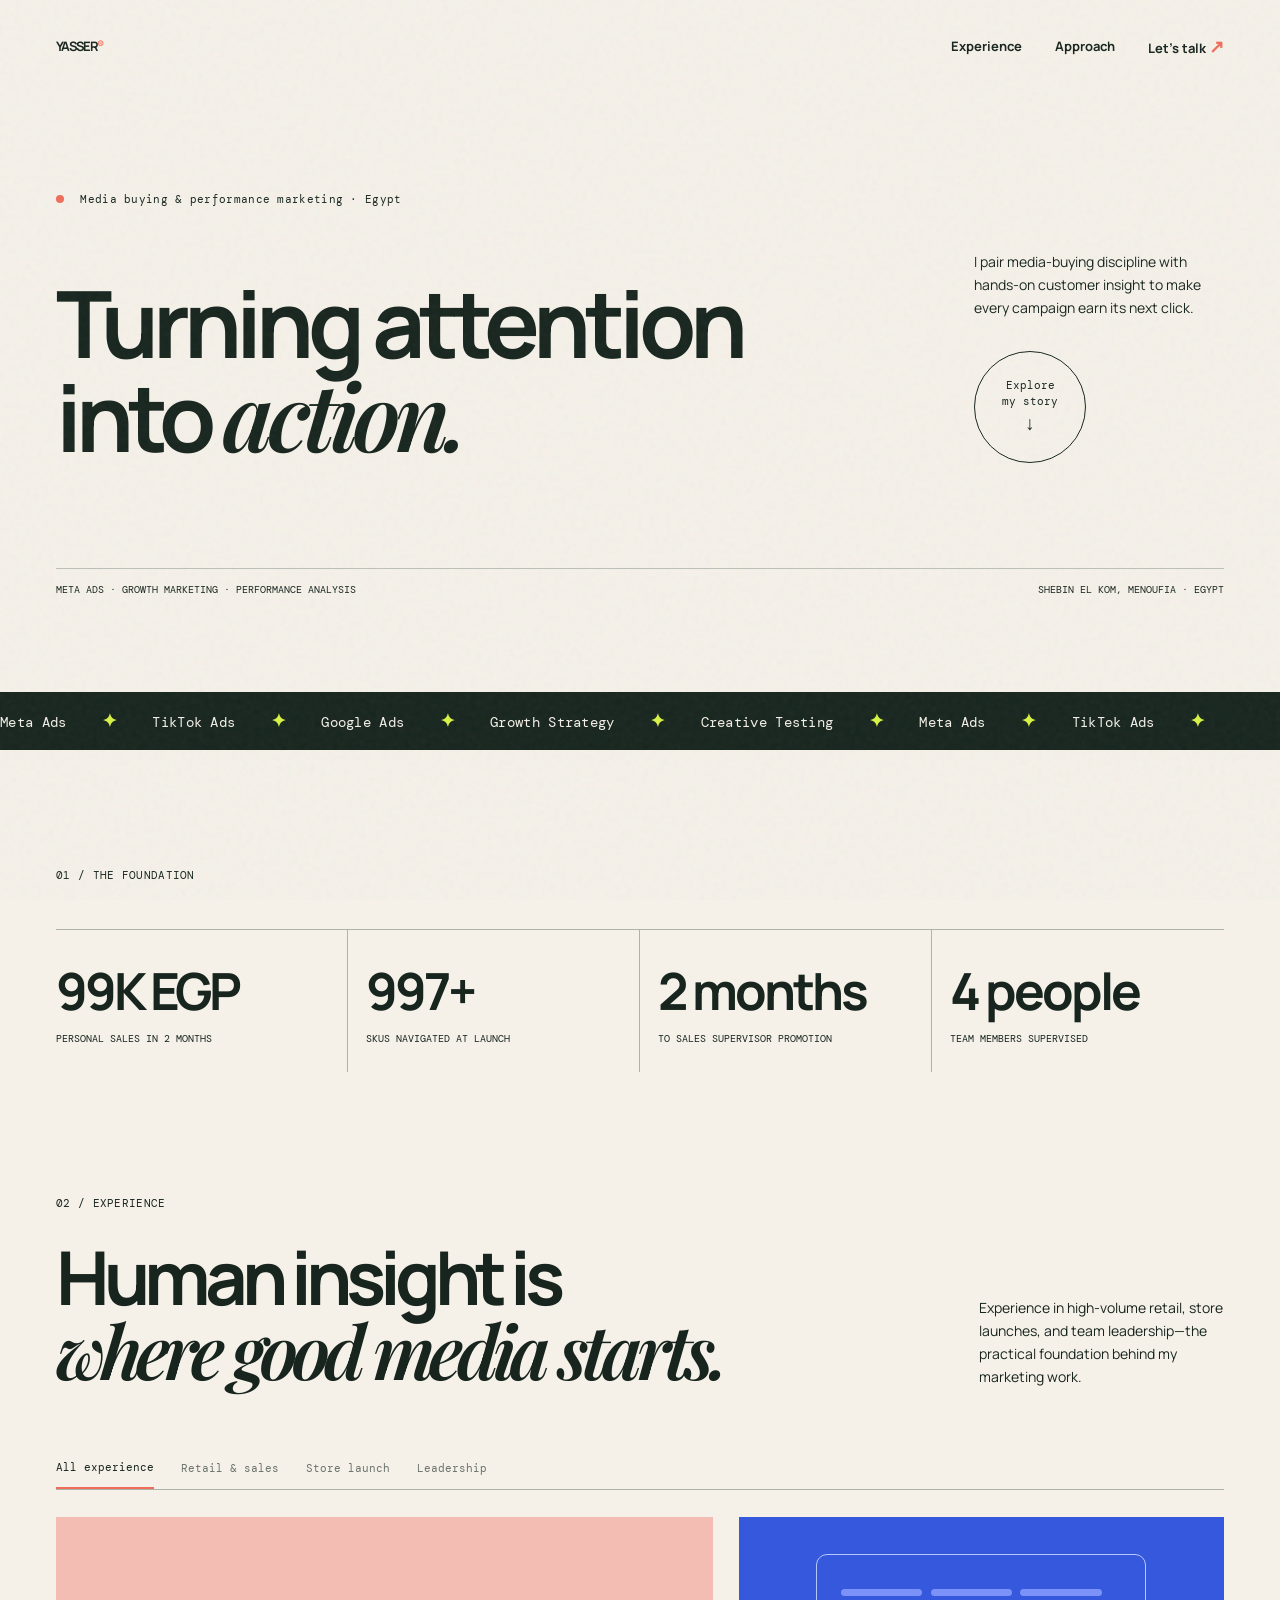
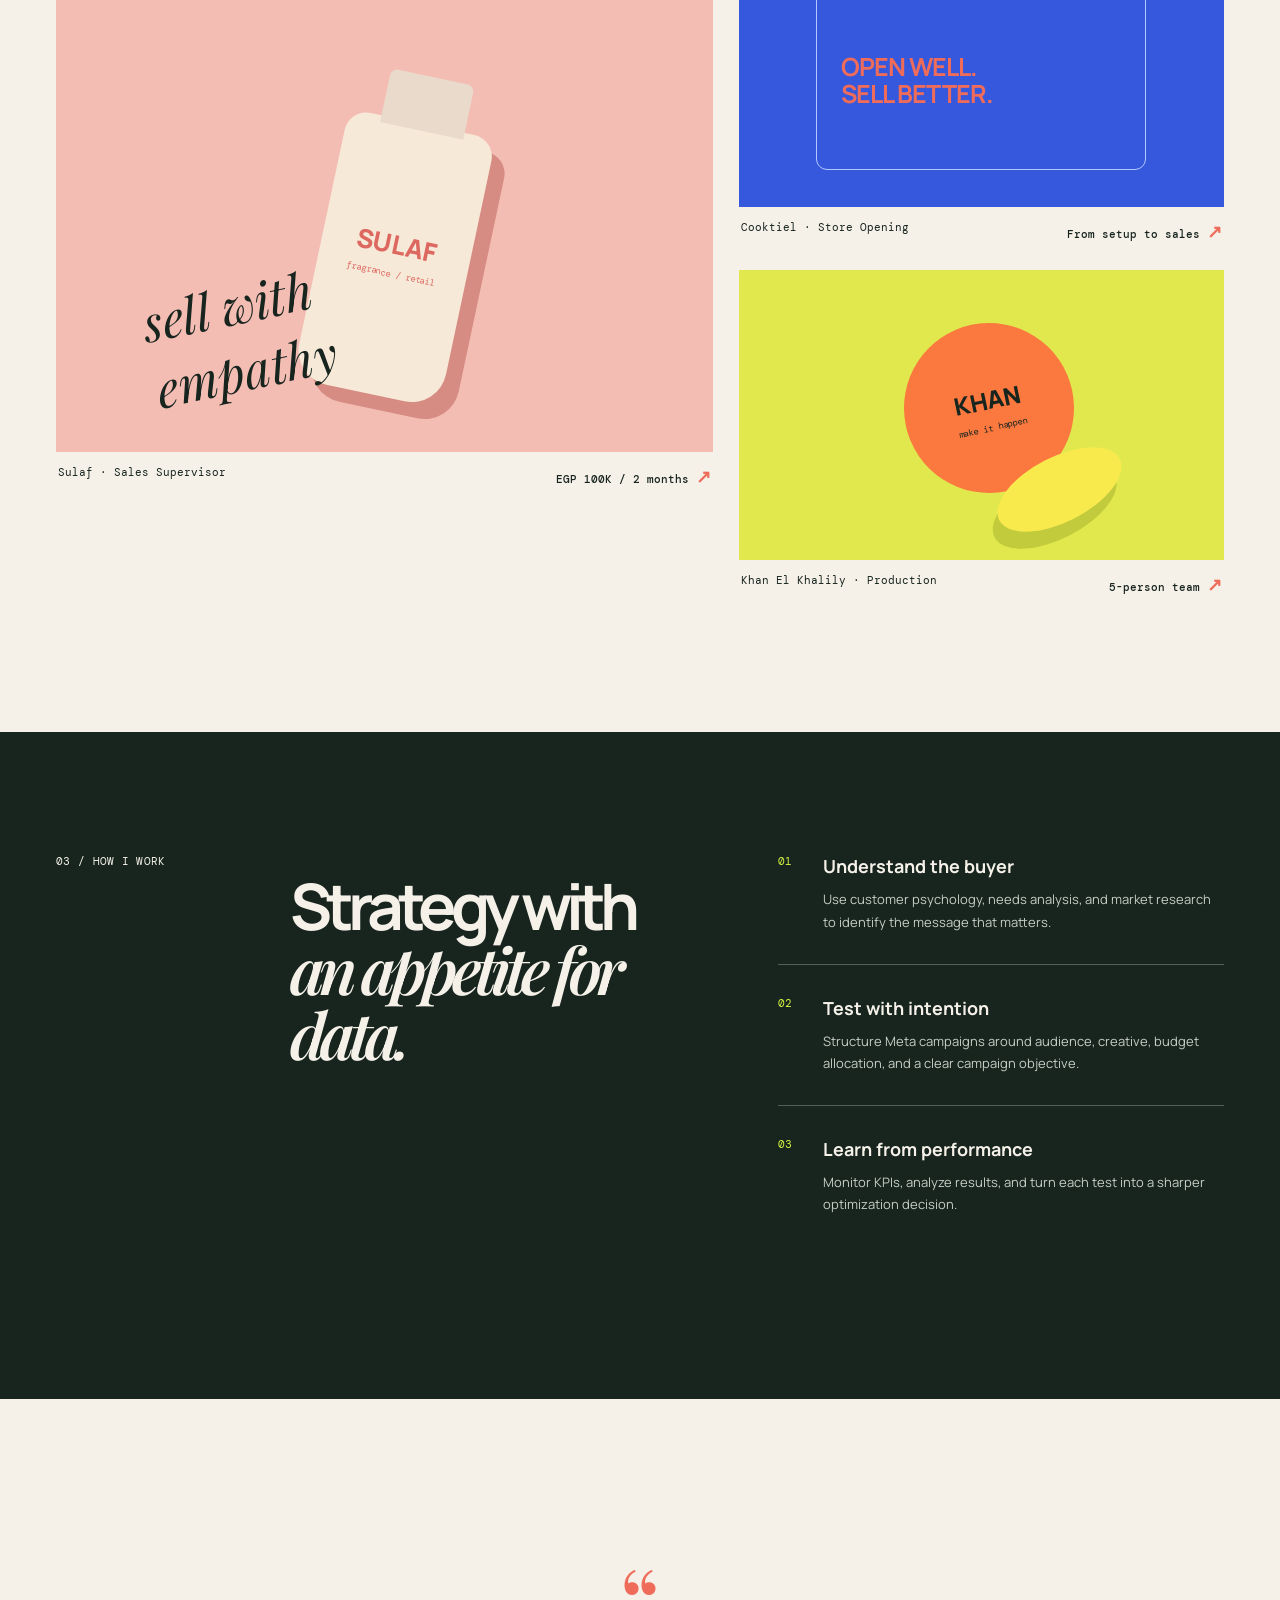
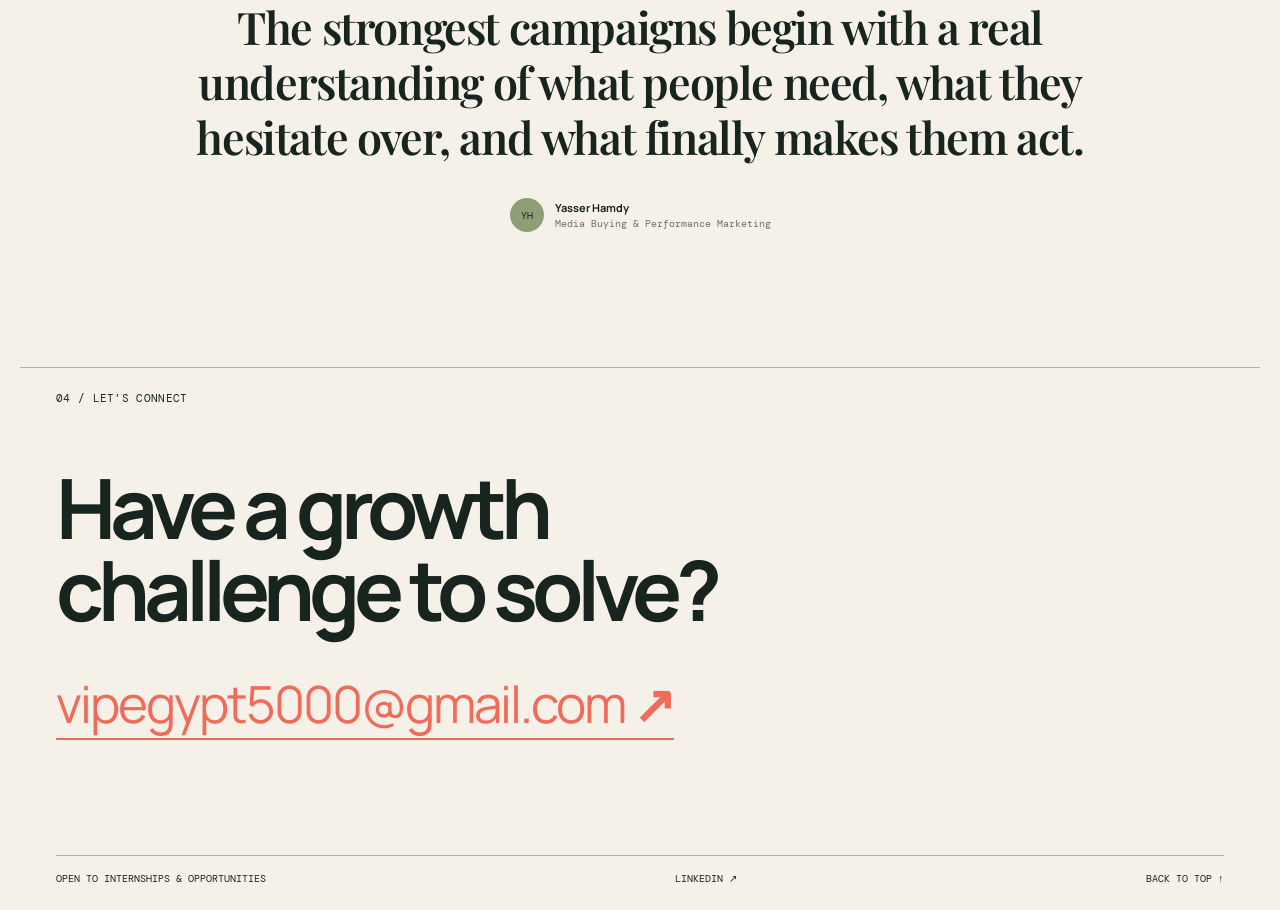
<file: index.html>
<!doctype html>
<html lang="en">
  <head>
    <meta charset="UTF-8" />
    <meta name="viewport" content="width=device-width, initial-scale=1.0" />
    <meta name="description" content="Portfolio of Yasser Hamdy, media buyer and performance marketing specialist." />
    <title>Yasser Hamdy — Media Buyer</title>
    <link rel="icon" type="image/svg+xml" href="favicon.svg" />
    <link rel="apple-touch-icon" href="favicon.svg" />
    <link rel="preconnect" href="https://fonts.googleapis.com" />
    <link rel="preconnect" href="https://fonts.gstatic.com" crossorigin />
    <link href="https://fonts.googleapis.com/css2?family=DM+Mono:wght@400;500&family=Manrope:wght@400;500;600;700;800&family=Playfair+Display:ital,wght@0,600;0,700;1,600&display=swap" rel="stylesheet" />
    <link rel="stylesheet" href="styles.css" />
  </head>
  <body>
    <div class="grain"></div>
    <header class="nav wrap">
      <a class="brand" href="#top">YASSER<span>®</span></a>
      <button class="menu-btn" aria-label="Open navigation" aria-expanded="false"><i></i><i></i></button>
      <nav>
        <a href="#work">Experience</a><a href="#about">Approach</a><a href="#contact">Let’s talk <b>↗</b></a>
      </nav>
    </header>

    <main id="top">
      <section class="hero wrap">
        <div class="eyebrow"><span></span> Media buying & performance marketing · Egypt</div>
        <div class="hero-copy">
          <h1>Turning attention<br />into <em>action.</em></h1>
          <div class="hero-side"><p>I pair media-buying discipline with hands-on customer insight to make every campaign earn its next click.</p><a class="circle-link" href="#work">Explore<br />my story <b>↓</b></a></div>
        </div>
        <div class="hero-bottom"><span>Meta Ads · Growth Marketing · Performance Analysis</span><span>Shebin El Kom, Menoufia · Egypt</span></div>
      </section>

      <section class="ticker" aria-label="services"><div>Meta Ads <b>✦</b> TikTok Ads <b>✦</b> Google Ads <b>✦</b> Growth Strategy <b>✦</b> Creative Testing <b>✦</b> Meta Ads <b>✦</b> TikTok Ads <b>✦</b></div></section>

      <section class="proof wrap">
        <div class="section-label">01 / THE FOUNDATION</div>
        <div class="metrics">
          <article><strong data-count="100" data-suffix="K EGP">0</strong><span>Personal sales in 2 months</span></article>
          <article><strong data-count="1000" data-suffix="+">0</strong><span>SKUs navigated at launch</span></article>
          <article><strong data-count="3" data-suffix=" months">0</strong><span>To sales supervisor promotion</span></article>
          <article><strong data-count="5" data-suffix=" people">0</strong><span>Team members supervised</span></article>
        </div>
      </section>

      <section class="work wrap" id="work">
        <div class="work-head"><div><div class="section-label">02 / EXPERIENCE</div><h2>Human insight is<br /><em>where good media starts.</em></h2></div><p>Experience in high-volume retail, store launches, and team leadership—the practical foundation behind my marketing work.</p></div>
        <div class="filters" role="tablist"><button class="active" data-filter="all">All experience</button><button data-filter="retail">Retail & sales</button><button data-filter="launch">Store launch</button><button data-filter="leadership">Leadership</button></div>
        <div class="projects">
          <article class="project blush" data-category="retail" data-title="Sulaf" data-result="EGP 100K in personal sales" data-description="Joined a high-volume fragrance retailer during its launch, mastered a portfolio of 1,000+ SKUs, and generated approximately EGP 100,000 in personal sales during the first two months."><div class="project-visual onda"><div class="bottle">SULAF<small>fragrance / retail</small></div><span class="scribble">sell with<br />empathy</span></div><div class="project-meta"><span>Sulaf · Sales Supervisor</span><strong>EGP 100K / 2 months <b>↗</b></strong></div></article>
          <article class="project cobalt" data-category="launch" data-title="Cooktiel" data-result="Store opening & sales" data-description="Contributed to the store opening from setup and product arrangement through inventory preparation and system implementation—while learning to adapt sales approaches to customer motivations."><div class="project-visual flow"><div class="flow-card"><i></i><i></i><i></i><b>OPEN WELL.<br />SELL BETTER.</b></div></div><div class="project-meta"><span>Cooktiel · Store Opening</span><strong>From setup to sales <b>↗</b></strong></div></article>
          <article class="project lemon" data-category="leadership" data-title="Khan El Khalily" data-result="Production Line Supervisor" data-description="Promoted from laser production line operator to supervisor, coordinating a five-person team and helping deliver approximately 100,000 sheets across product types in three months."><div class="project-visual sunday"><div class="sun">KHAN<small>make it happen</small></div><div class="lemon-shape"></div></div><div class="project-meta"><span>Khan El Khalily · Production</span><strong>5-person team <b>↗</b></strong></div></article>
        </div>
      </section>

      <section class="approach" id="about"><div class="wrap approach-grid"><div class="section-label">03 / HOW I WORK</div><h2>Strategy with<br /><em>an appetite for data.</em></h2><div class="steps"><article><span>01</span><div><h3>Understand the buyer</h3><p>Use customer psychology, needs analysis, and market research to identify the message that matters.</p></div></article><article><span>02</span><div><h3>Test with intention</h3><p>Structure Meta campaigns around audience, creative, budget allocation, and a clear campaign objective.</p></div></article><article><span>03</span><div><h3>Learn from performance</h3><p>Monitor KPIs, analyze results, and turn each test into a sharper optimization decision.</p></div></article></div></div></section>

      <section class="testimonial wrap"><div class="quote-mark">“</div><blockquote>The strongest campaigns begin with a real understanding of what people need, what they hesitate over, and what finally makes them act.</blockquote><div class="person"><div class="avatar">YH</div><span><b>Yasser Hamdy</b><small>Media Buying & Performance Marketing</small></span></div></section>

      <section class="contact wrap" id="contact"><div class="section-label">04 / LET’S CONNECT</div><h2>Have a growth<br />challenge to solve?</h2><a href="mailto:vipegypt5000@gmail.com" class="email">vipegypt5000@gmail.com <b>↗</b></a><div class="contact-footer"><span>Open to internships & opportunities</span><a href="https://www.linkedin.com/in/yasser-hamdy-335406344" target="_blank" rel="noreferrer">LinkedIn ↗</a><a href="#top">Back to top ↑</a></div></section>
    </main>
    <dialog id="caseModal"><button class="close" aria-label="Close">×</button><div class="modal-kicker">CASE STUDY / SNAPSHOT</div><h2></h2><strong></strong><p></p><div class="modal-tags"><span>Media strategy</span><span>Creative testing</span><span>Performance</span></div></dialog>
    <script src="script.js"></script>
  </body>
</html>
</file>
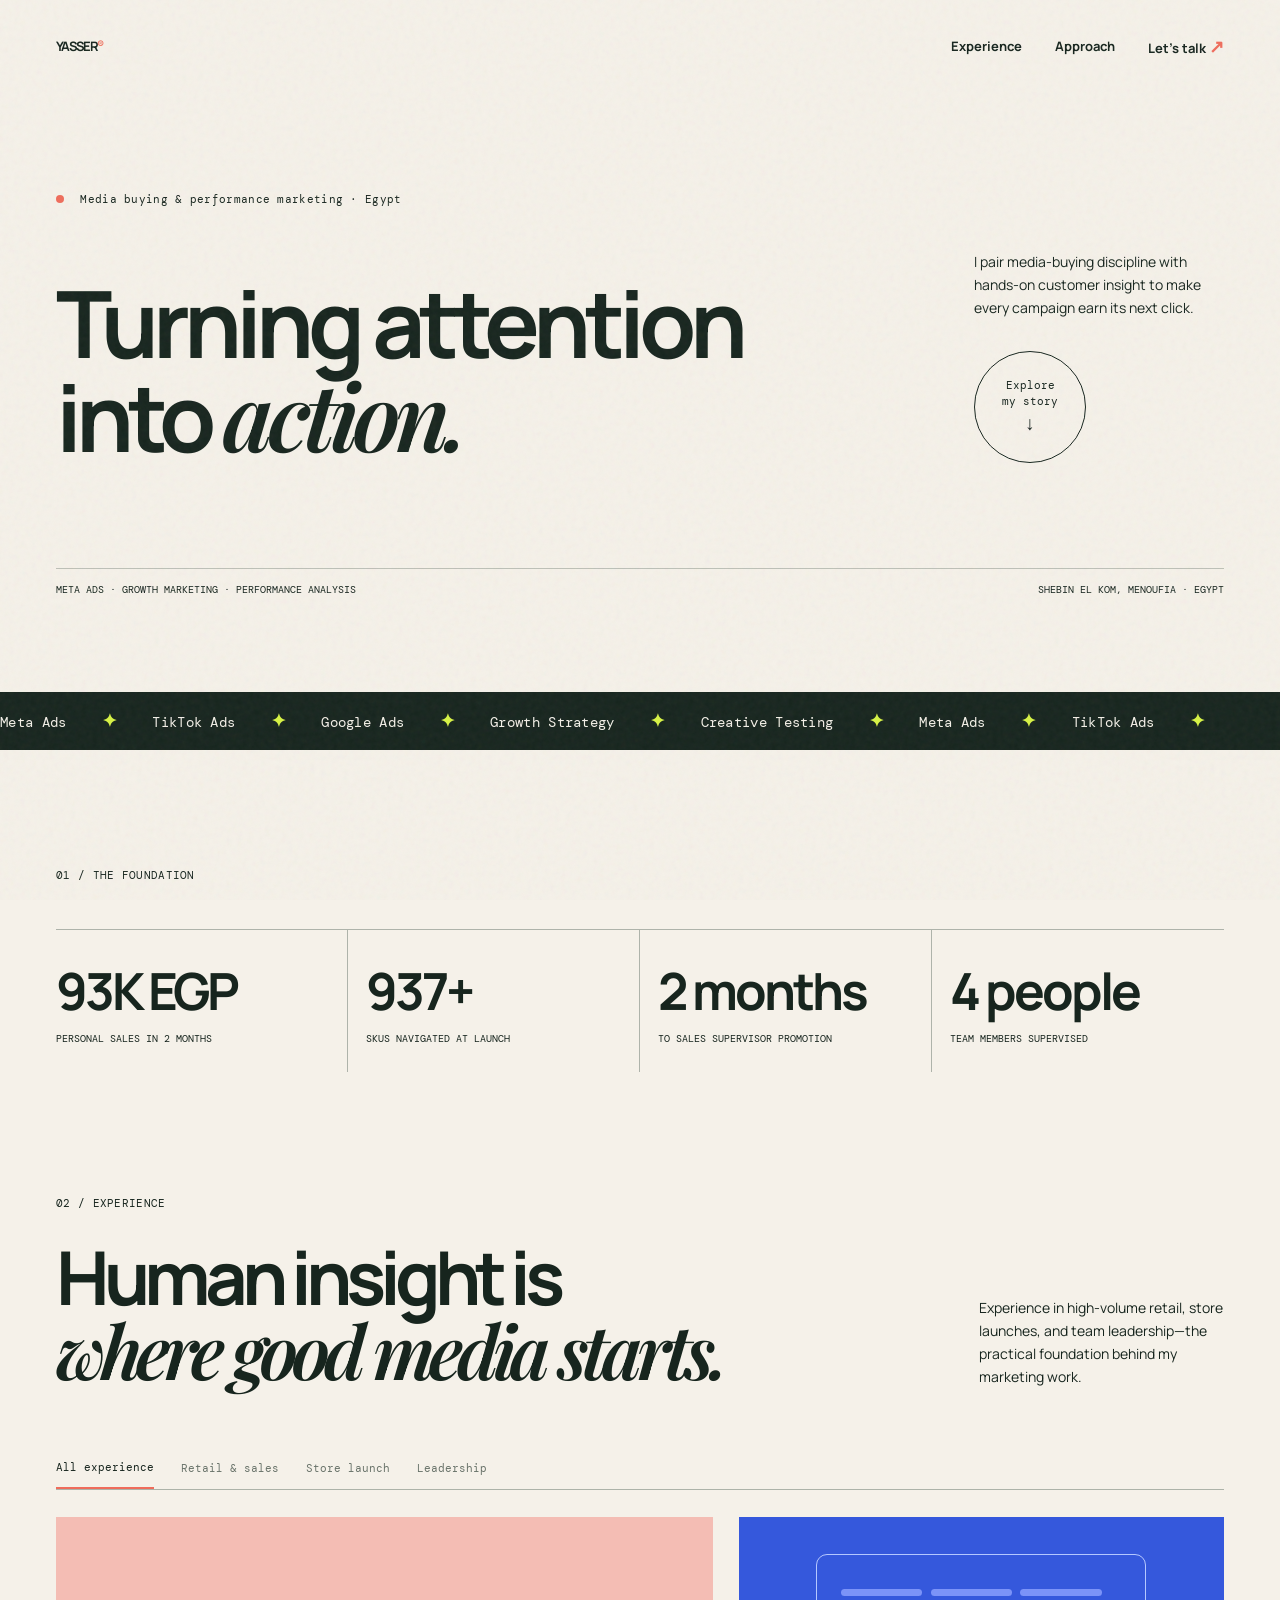
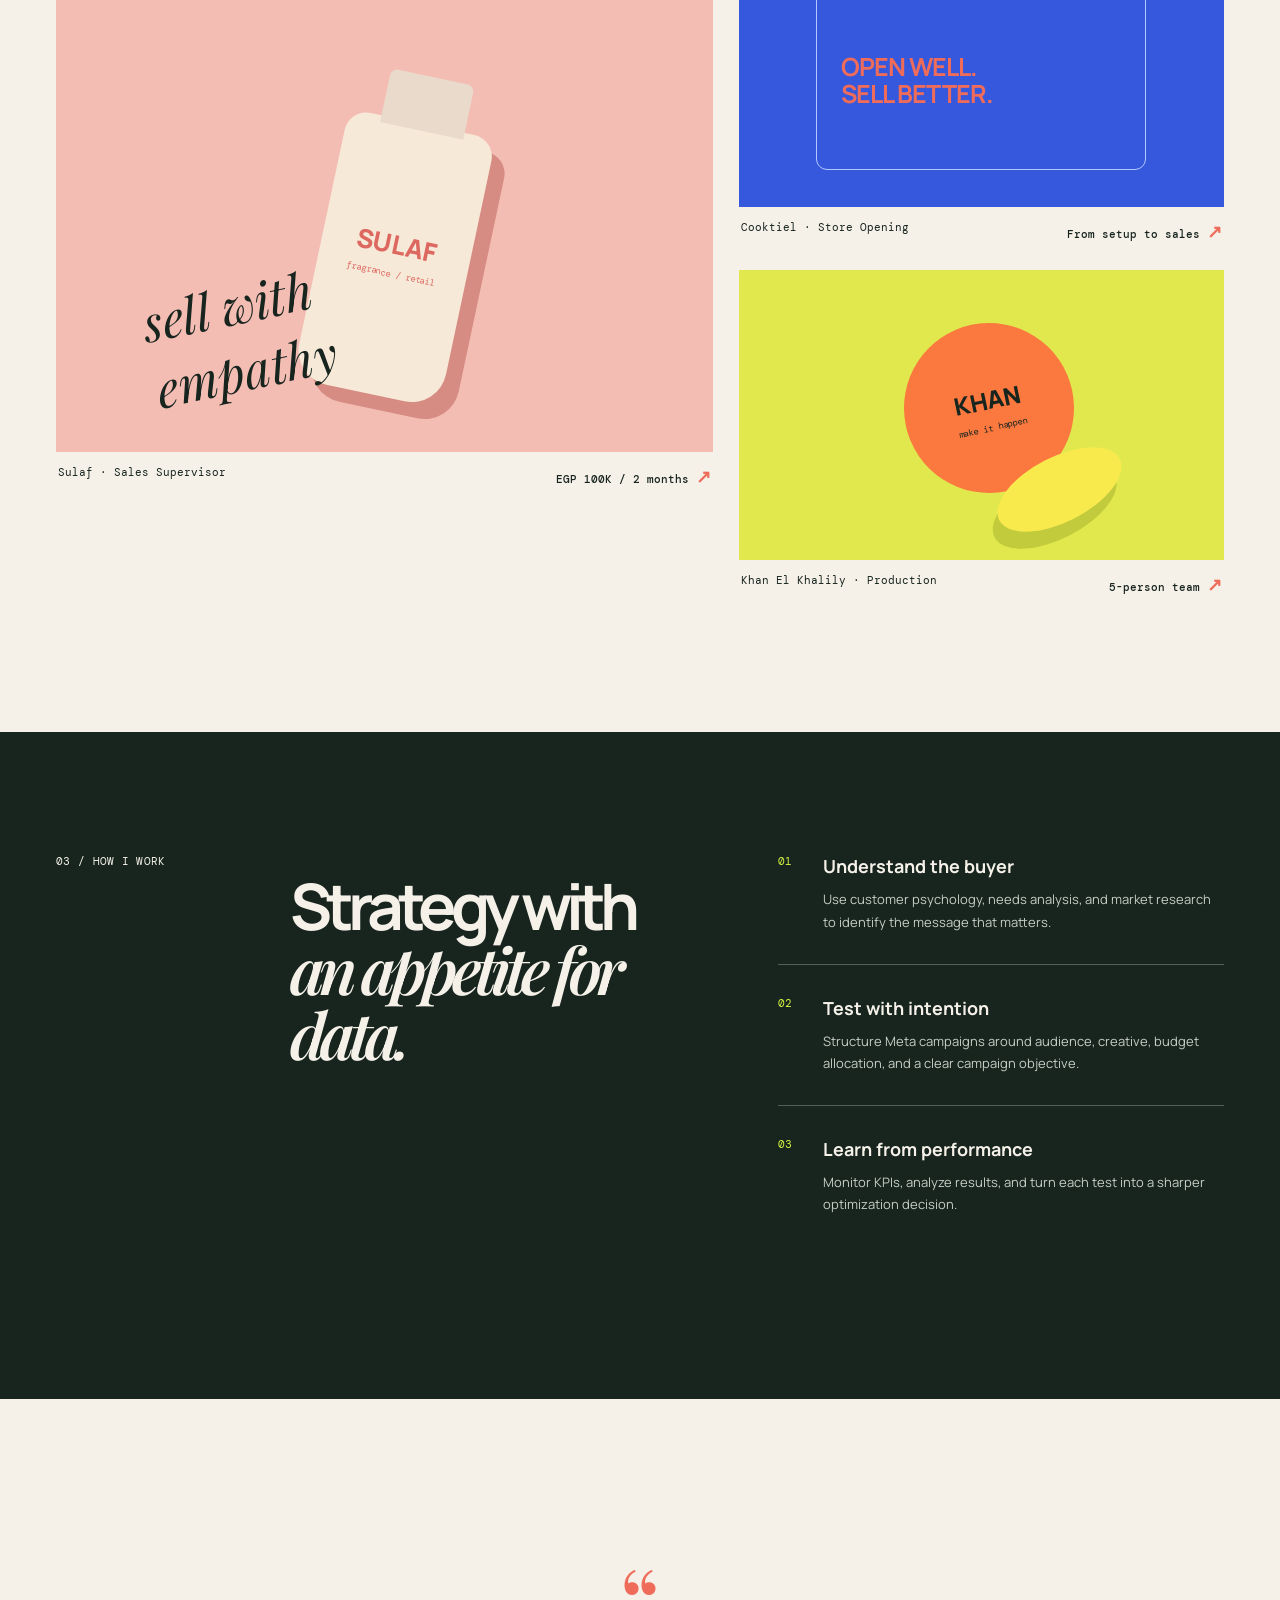
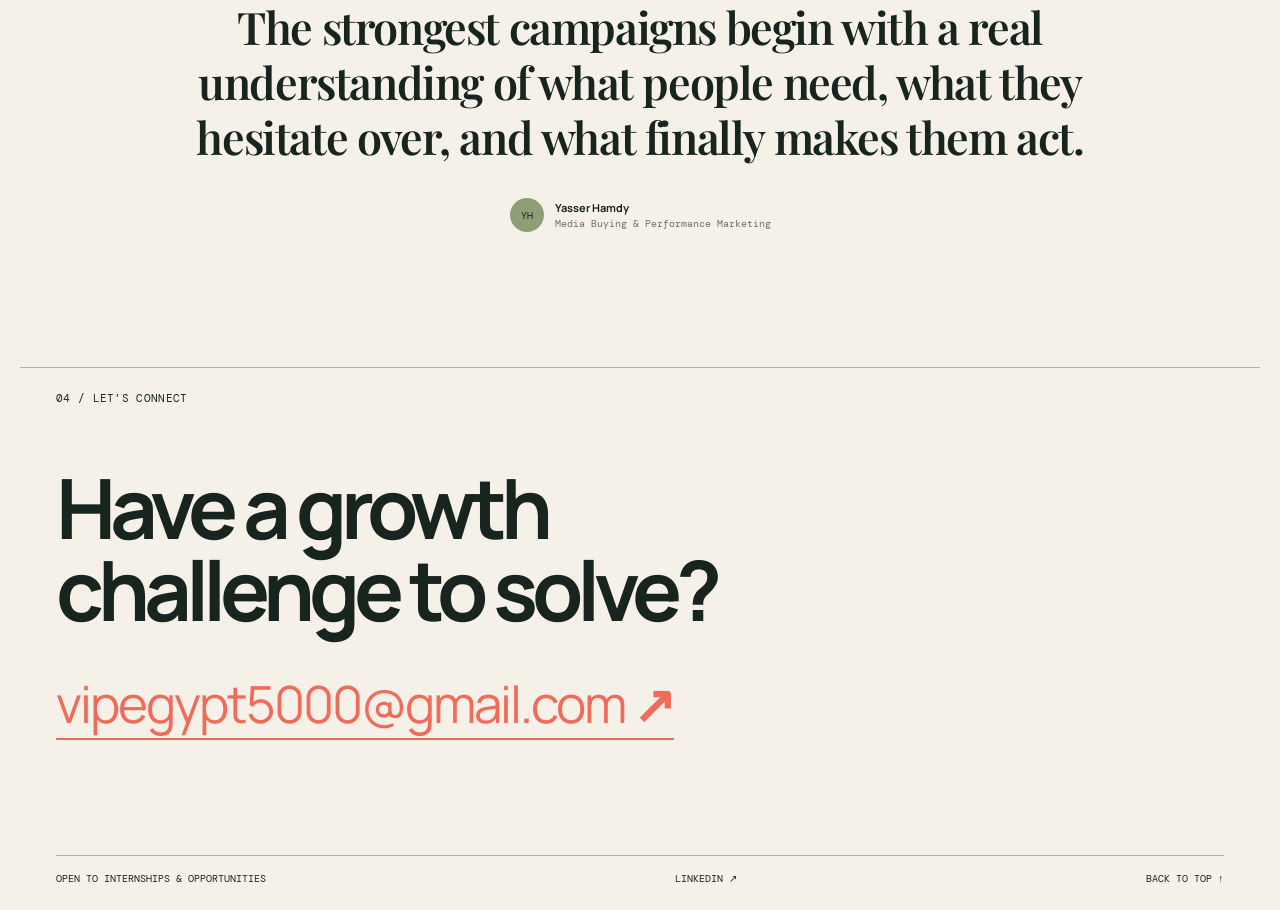
<file: all-in-one.html>
<!doctype html>
<html lang="en">
  <head>
    <meta charset="UTF-8" />
    <meta name="viewport" content="width=device-width, initial-scale=1.0" />
    <meta name="description" content="Portfolio of Yasser Hamdy, media buyer and performance marketing specialist." />
    <title>Yasser Hamdy — Media Buyer</title>
    <link rel="icon" type="image/svg+xml" href="favicon.svg" />
    <link rel="apple-touch-icon" href="favicon.svg" />
    <link rel="preconnect" href="https://fonts.googleapis.com" />
    <link rel="preconnect" href="https://fonts.gstatic.com" crossorigin />
    <link href="https://fonts.googleapis.com/css2?family=DM+Mono:wght@400;500&family=Manrope:wght@400;500;600;700;800&family=Playfair+Display:ital,wght@0,600;0,700;1,600&display=swap" rel="stylesheet" />
    <style>
:root{--ink:#17251e;--cream:#f5f1e9;--lime:#d7f344;--coral:#ef6c5b;--mono:'DM Mono',monospace;--sans:'Manrope',sans-serif;--serif:'Playfair Display',serif}*{box-sizing:border-box}html{scroll-behavior:smooth}body{margin:0;background:var(--cream);color:var(--ink);font-family:var(--sans)}.grain{position:fixed;inset:0;pointer-events:none;opacity:.19;z-index:10;background-image:url("data:image/svg+xml,%3Csvg viewBox='0 0 180 180' xmlns='http://www.w3.org/2000/svg'%3E%3Cfilter id='n'%3E%3CfeTurbulence type='fractalNoise' baseFrequency='.9' numOctaves='4' stitchTiles='stitch'/%3E%3C/filter%3E%3Crect width='100%25' height='100%25' filter='url(%23n)' opacity='.28'/%3E%3C/svg%3E")}.wrap{max-width:1240px;margin:auto;padding-left:36px;padding-right:36px}.nav{height:92px;display:flex;align-items:center;justify-content:space-between}.brand{font-size:23px;font-weight:800;letter-spacing:-1.7px;text-decoration:none;color:inherit}.brand span{color:var(--coral);font-size:11px;vertical-align:top}.nav nav{display:flex;gap:33px;align-items:center}.nav a{color:inherit;text-decoration:none;font-size:13px;font-weight:700}.nav b,.project b{color:var(--coral);font-size:18px}.menu-btn{display:none}.hero{padding-top:100px;min-height:600px}.eyebrow,.section-label{font:11px var(--mono);letter-spacing:.3px}.eyebrow span{display:inline-block;width:8px;height:8px;background:var(--coral);border-radius:50%;margin-right:9px}.hero-copy{display:flex;justify-content:space-between;align-items:flex-end;margin-top:44px}.hero h1,.work h2,.approach h2,.contact h2{font-size:clamp(52px,7.25vw,103px);letter-spacing:-6px;line-height:.98;margin:0;font-weight:700}.hero em,h2 em{font-family:var(--serif);font-weight:600}.hero-side{width:250px;display:flex;flex-direction:column;gap:32px}.hero-side p,.work-head p{font-size:14px;line-height:1.65;margin:0}.circle-link{width:112px;height:112px;border:1px solid var(--ink);border-radius:50%;display:grid;place-content:center;text-align:center;color:inherit;text-decoration:none;font:11px var(--mono);line-height:1.5;transition:.25s}.circle-link:hover{background:var(--lime);transform:rotate(-10deg)}.circle-link b{font-size:19px}.hero-bottom{margin-top:105px;border-top:1px solid #bdc0b7;padding:14px 0;display:flex;justify-content:space-between;font:10px var(--mono);text-transform:uppercase}.ticker{overflow:hidden;background:var(--ink);color:var(--cream);padding:17px 0;white-space:nowrap;font:14px var(--mono);letter-spacing:.3px}.ticker div{animation:scroll 22s linear infinite;width:max-content}.ticker b{color:var(--lime);padding:0 27px;font-size:18px}@keyframes scroll{to{transform:translateX(-30%)}}.proof{padding-top:118px;padding-bottom:124px}.metrics{margin-top:47px;border-top:1px solid #aeb3aa;display:grid;grid-template-columns:repeat(4,1fr)}.metrics article{padding:25px 18px;border-right:1px solid #aeb3aa}.metrics article:first-child{padding-left:0}.metrics article:last-child{border:0}.metrics strong{font-size:clamp(34px,4vw,57px);letter-spacing:-3px;display:block}.metrics span{font:10px var(--mono);text-transform:uppercase}.work{padding-bottom:135px}.work-head{display:flex;justify-content:space-between;align-items:end}.work h2{font-size:clamp(45px,5.8vw,78px);margin-top:31px}.work-head p{max-width:245px}.filters{border-bottom:1px solid #adb3a9;margin:72px 0 27px;display:flex;gap:27px}.filters button{background:none;border:0;padding:0 0 13px;color:#69736a;font:11px var(--mono);cursor:pointer}.filters button.active{color:var(--ink);border-bottom:2px solid var(--coral)}.projects{display:grid;grid-template-columns:1.15fr .85fr;gap:26px}.project{cursor:pointer;transition:.35s}.project:hover{transform:translateY(-6px)}.project:first-child{grid-row:span 2}.project-visual{height:290px;overflow:hidden;position:relative}.project:first-child .project-visual{height:535px}.blush .project-visual{background:#f4bdb4}.cobalt .project-visual{background:#3558dc}.lemon .project-visual{background:#e0e84d}.project-meta{padding:13px 2px 0;display:flex;justify-content:space-between;font:11px var(--mono)}.project-meta strong{font-weight:500}.bottle{width:150px;height:275px;border-radius:22px 22px 35px 35px;background:#f7e9d8;position:absolute;left:40%;top:38%;transform:rotate(12deg);box-shadow:16px 14px 0 #d78c83;padding:105px 20px;color:#dd6860;text-align:center;font-size:26px;font-weight:800}.bottle:before{content:'';position:absolute;width:85px;height:55px;background:#e9dacb;top:-48px;left:33px;border-radius:7px 7px 0 0}.bottle small,.sun small{display:block;font:9px var(--mono);margin-top:6px}.scribble{font:italic 50px var(--serif);position:absolute;bottom:48px;left:14%;transform:rotate(-12deg)}.flow-card{position:absolute;inset:37px 16%;border:1px solid #b5c8ff;border-radius:11px;color:#fff;padding:24px}.flow-card i{display:inline-block;width:29%;height:7px;border-radius:8px;background:#8da2ff;margin-right:3%;opacity:.8}.flow-card b{display:block;margin-top:53px;font-size:25px;line-height:1.06;letter-spacing:-1px}.sun{width:170px;height:170px;border-radius:50%;background:#fb783f;position:absolute;left:34%;top:18%;display:grid;place-content:center;text-align:center;font-size:24px;font-weight:800;transform:rotate(-12deg)}.lemon-shape{width:135px;height:65px;background:#f8ea4d;border-radius:100%;position:absolute;right:20%;bottom:38px;transform:rotate(-27deg);box-shadow:-12px 13px #c2cb3b}.approach{background:var(--ink);color:var(--cream);padding:122px 0}.approach-grid{display:grid;grid-template-columns:20% 38% 42%}.approach h2{font-size:clamp(43px,5vw,70px);margin:21px 0}.steps{padding-left:45px}.steps article{display:flex;gap:31px;padding:0 0 31px;margin-bottom:31px;border-bottom:1px solid #526058}.steps article:last-child{border:0}.steps span{color:var(--lime);font:11px var(--mono)}.steps h3{margin:0 0 10px;font-size:18px}.steps p{font-size:13px;line-height:1.7;color:#c7cec6;margin:0}.testimonial{text-align:center;padding:135px 13%;}.quote-mark{font:100px var(--serif);height:65px;color:var(--coral)}blockquote{font:600 clamp(27px,3.5vw,47px)/1.23 var(--serif);letter-spacing:-1.4px;margin:0}.person{display:flex;justify-content:center;align-items:center;gap:11px;margin-top:34px;text-align:left}.avatar{background:#8f9e75;border-radius:50%;width:34px;height:34px;display:grid;place-content:center;font:10px var(--mono)}.person b,.person small{display:block;font-size:11px}.person small{font:10px var(--mono);color:#687269;margin-top:2px}.contact{border-top:1px solid #adb3a9;padding-top:23px}.contact h2{margin-top:62px;font-size:clamp(47px,6.5vw,90px)}.email{color:var(--coral);font-size:clamp(28px,4vw,55px);letter-spacing:-2px;text-decoration:none;display:inline-block;border-bottom:2px solid var(--coral);margin-top:38px;transition:.2s}.email:hover{color:var(--ink);border-color:var(--ink)}.contact-footer{display:flex;justify-content:space-between;border-top:1px solid #adb3a9;margin-top:115px;padding:16px 0 25px;font:10px var(--mono);text-transform:uppercase}.contact-footer a{color:inherit;text-decoration:none}dialog{border:0;padding:42px;max-width:520px;background:var(--cream);color:var(--ink);box-shadow:0 20px 80px #0005}dialog::backdrop{background:#17251ecc}.close{position:absolute;right:18px;top:10px;background:none;border:0;font-size:35px;cursor:pointer}.modal-kicker{font:10px var(--mono);color:var(--coral)}dialog h2{font-size:48px;letter-spacing:-3px;margin:22px 0 8px}dialog strong{font:20px var(--serif)}dialog p{line-height:1.7;font-size:14px;margin:25px 0}.modal-tags{display:flex;gap:8px;flex-wrap:wrap}.modal-tags span{background:var(--lime);padding:7px 9px;font:10px var(--mono)}.project.hidden{display:none}@media(max-width:700px){.wrap{padding-left:20px;padding-right:20px}.nav{height:72px}.nav nav{display:none}.menu-btn{display:grid;gap:5px;border:0;background:none}.menu-btn i{display:block;width:24px;height:2px;background:var(--ink)}.nav nav.open{display:flex;position:absolute;z-index:20;top:72px;left:0;right:0;background:var(--cream);padding:25px 20px;flex-direction:column;align-items:start}.hero{padding-top:67px;min-height:570px}.hero-copy{display:block;margin-top:32px}.hero h1{letter-spacing:-3.8px}.hero-side{width:auto;margin-top:36px;flex-direction:row;align-items:end}.hero-side p{width:48%}.hero-bottom{margin-top:58px;font-size:8px}.hero-bottom span:last-child{display:none}.metrics{grid-template-columns:repeat(2,1fr)}.metrics article:nth-child(2){border:0}.metrics article:nth-child(-n+2){border-bottom:1px solid #aeb3aa}.metrics article:nth-child(3){padding-left:0}.work-head{display:block}.work-head p{margin-top:25px}.filters{margin-top:42px;gap:17px;overflow:auto}.projects{display:block}.project{margin-bottom:32px}.project:first-child .project-visual,.project-visual{height:350px}.approach-grid{display:block}.approach h2{margin:25px 0 47px}.steps{padding:0}.testimonial{padding:105px 28px}.contact-footer{margin-top:75px;gap:14px}.contact-footer span:nth-child(2){display:none}dialog{margin:20px;padding:31px 25px}.email{letter-spacing:-1px}}
    </style>
  </head>
  <body>
    <div class="grain"></div>
    <header class="nav wrap">
      <a class="brand" href="#top">YASSER<span>®</span></a>
      <button class="menu-btn" aria-label="Open navigation" aria-expanded="false"><i></i><i></i></button>
      <nav>
        <a href="#work">Experience</a><a href="#about">Approach</a><a href="#contact">Let’s talk <b>↗</b></a>
      </nav>
    </header>

    <main id="top">
      <section class="hero wrap">
        <div class="eyebrow"><span></span> Media buying & performance marketing · Egypt</div>
        <div class="hero-copy">
          <h1>Turning attention<br />into <em>action.</em></h1>
          <div class="hero-side"><p>I pair media-buying discipline with hands-on customer insight to make every campaign earn its next click.</p><a class="circle-link" href="#work">Explore<br />my story <b>↓</b></a></div>
        </div>
        <div class="hero-bottom"><span>Meta Ads · Growth Marketing · Performance Analysis</span><span>Shebin El Kom, Menoufia · Egypt</span></div>
      </section>

      <section class="ticker" aria-label="services"><div>Meta Ads <b>✦</b> TikTok Ads <b>✦</b> Google Ads <b>✦</b> Growth Strategy <b>✦</b> Creative Testing <b>✦</b> Meta Ads <b>✦</b> TikTok Ads <b>✦</b></div></section>

      <section class="proof wrap">
        <div class="section-label">01 / THE FOUNDATION</div>
        <div class="metrics">
          <article><strong data-count="100" data-suffix="K EGP">0</strong><span>Personal sales in 2 months</span></article>
          <article><strong data-count="1000" data-suffix="+">0</strong><span>SKUs navigated at launch</span></article>
          <article><strong data-count="3" data-suffix=" months">0</strong><span>To sales supervisor promotion</span></article>
          <article><strong data-count="5" data-suffix=" people">0</strong><span>Team members supervised</span></article>
        </div>
      </section>

      <section class="work wrap" id="work">
        <div class="work-head"><div><div class="section-label">02 / EXPERIENCE</div><h2>Human insight is<br /><em>where good media starts.</em></h2></div><p>Experience in high-volume retail, store launches, and team leadership—the practical foundation behind my marketing work.</p></div>
        <div class="filters" role="tablist"><button class="active" data-filter="all">All experience</button><button data-filter="retail">Retail & sales</button><button data-filter="launch">Store launch</button><button data-filter="leadership">Leadership</button></div>
        <div class="projects">
          <article class="project blush" data-category="retail" data-title="Sulaf" data-result="EGP 100K in personal sales" data-description="Joined a high-volume fragrance retailer during its launch, mastered a portfolio of 1,000+ SKUs, and generated approximately EGP 100,000 in personal sales during the first two months."><div class="project-visual onda"><div class="bottle">SULAF<small>fragrance / retail</small></div><span class="scribble">sell with<br />empathy</span></div><div class="project-meta"><span>Sulaf · Sales Supervisor</span><strong>EGP 100K / 2 months <b>↗</b></strong></div></article>
          <article class="project cobalt" data-category="launch" data-title="Cooktiel" data-result="Store opening & sales" data-description="Contributed to the store opening from setup and product arrangement through inventory preparation and system implementation—while learning to adapt sales approaches to customer motivations."><div class="project-visual flow"><div class="flow-card"><i></i><i></i><i></i><b>OPEN WELL.<br />SELL BETTER.</b></div></div><div class="project-meta"><span>Cooktiel · Store Opening</span><strong>From setup to sales <b>↗</b></strong></div></article>
          <article class="project lemon" data-category="leadership" data-title="Khan El Khalily" data-result="Production Line Supervisor" data-description="Promoted from laser production line operator to supervisor, coordinating a five-person team and helping deliver approximately 100,000 sheets across product types in three months."><div class="project-visual sunday"><div class="sun">KHAN<small>make it happen</small></div><div class="lemon-shape"></div></div><div class="project-meta"><span>Khan El Khalily · Production</span><strong>5-person team <b>↗</b></strong></div></article>
        </div>
      </section>

      <section class="approach" id="about"><div class="wrap approach-grid"><div class="section-label">03 / HOW I WORK</div><h2>Strategy with<br /><em>an appetite for data.</em></h2><div class="steps"><article><span>01</span><div><h3>Understand the buyer</h3><p>Use customer psychology, needs analysis, and market research to identify the message that matters.</p></div></article><article><span>02</span><div><h3>Test with intention</h3><p>Structure Meta campaigns around audience, creative, budget allocation, and a clear campaign objective.</p></div></article><article><span>03</span><div><h3>Learn from performance</h3><p>Monitor KPIs, analyze results, and turn each test into a sharper optimization decision.</p></div></article></div></div></section>

      <section class="testimonial wrap"><div class="quote-mark">“</div><blockquote>The strongest campaigns begin with a real understanding of what people need, what they hesitate over, and what finally makes them act.</blockquote><div class="person"><div class="avatar">YH</div><span><b>Yasser Hamdy</b><small>Media Buying & Performance Marketing</small></span></div></section>

      <section class="contact wrap" id="contact"><div class="section-label">04 / LET’S CONNECT</div><h2>Have a growth<br />challenge to solve?</h2><a href="mailto:vipegypt5000@gmail.com" class="email">vipegypt5000@gmail.com <b>↗</b></a><div class="contact-footer"><span>Open to internships & opportunities</span><a href="https://www.linkedin.com/in/yasser-hamdy-335406344" target="_blank" rel="noreferrer">LinkedIn ↗</a><a href="#top">Back to top ↑</a></div></section>
    </main>
    <dialog id="caseModal"><button class="close" aria-label="Close">×</button><div class="modal-kicker">CASE STUDY / SNAPSHOT</div><h2></h2><strong></strong><p></p><div class="modal-tags"><span>Media strategy</span><span>Creative testing</span><span>Performance</span></div></dialog>
    <script>
const navButton = document.querySelector('.menu-btn');
const nav = document.querySelector('.nav nav');
navButton?.addEventListener('click', () => {
  const open = nav.classList.toggle('open');
  navButton.setAttribute('aria-expanded', open);
});

const filterButtons = document.querySelectorAll('.filters button');
const projects = document.querySelectorAll('.project');
filterButtons.forEach(button => button.addEventListener('click', () => {
  filterButtons.forEach(item => item.classList.remove('active'));
  button.classList.add('active');
  projects.forEach(project => project.classList.toggle('hidden', button.dataset.filter !== 'all' && project.dataset.category !== button.dataset.filter));
}));

const modal = document.querySelector('#caseModal');
projects.forEach(project => project.addEventListener('click', () => {
  modal.querySelector('h2').textContent = project.dataset.title;
  modal.querySelector('strong').textContent = project.dataset.result;
  modal.querySelector('p').textContent = project.dataset.description;
  modal.showModal();
}));
modal.querySelector('.close').addEventListener('click', () => modal.close());
modal.addEventListener('click', event => { if (event.target === modal) modal.close(); });

const metrics = document.querySelector('.metrics');
let counted = false;
const observer = new IntersectionObserver(entries => {
  if (!entries[0].isIntersecting || counted) return;
  counted = true;
  document.querySelectorAll('[data-count]').forEach(el => {
    const end = Number(el.dataset.count); const start = performance.now();
    const tick = now => { const p = Math.min((now - start) / 1200, 1); const value = end * (1 - Math.pow(1 - p, 3)); el.textContent = (end % 1 ? value.toFixed(1) : Math.floor(value)) + el.dataset.suffix; if (p < 1) requestAnimationFrame(tick); };
    requestAnimationFrame(tick);
  });
}, {threshold:.45});
observer.observe(metrics);
    </script>
  </body>
</html>
</file>
<file: styles.css>
:root{--ink:#17251e;--cream:#f5f1e9;--lime:#d7f344;--coral:#ef6c5b;--mono:'DM Mono',monospace;--sans:'Manrope',sans-serif;--serif:'Playfair Display',serif}*{box-sizing:border-box}html{scroll-behavior:smooth}body{margin:0;background:var(--cream);color:var(--ink);font-family:var(--sans)}.grain{position:fixed;inset:0;pointer-events:none;opacity:.19;z-index:10;background-image:url("data:image/svg+xml,%3Csvg viewBox='0 0 180 180' xmlns='http://www.w3.org/2000/svg'%3E%3Cfilter id='n'%3E%3CfeTurbulence type='fractalNoise' baseFrequency='.9' numOctaves='4' stitchTiles='stitch'/%3E%3C/filter%3E%3Crect width='100%25' height='100%25' filter='url(%23n)' opacity='.28'/%3E%3C/svg%3E")}.wrap{max-width:1240px;margin:auto;padding-left:36px;padding-right:36px}.nav{height:92px;display:flex;align-items:center;justify-content:space-between}.brand{font-size:23px;font-weight:800;letter-spacing:-1.7px;text-decoration:none;color:inherit}.brand span{color:var(--coral);font-size:11px;vertical-align:top}.nav nav{display:flex;gap:33px;align-items:center}.nav a{color:inherit;text-decoration:none;font-size:13px;font-weight:700}.nav b,.project b{color:var(--coral);font-size:18px}.menu-btn{display:none}.hero{padding-top:100px;min-height:600px}.eyebrow,.section-label{font:11px var(--mono);letter-spacing:.3px}.eyebrow span{display:inline-block;width:8px;height:8px;background:var(--coral);border-radius:50%;margin-right:9px}.hero-copy{display:flex;justify-content:space-between;align-items:flex-end;margin-top:44px}.hero h1,.work h2,.approach h2,.contact h2{font-size:clamp(52px,7.25vw,103px);letter-spacing:-6px;line-height:.98;margin:0;font-weight:700}.hero em,h2 em{font-family:var(--serif);font-weight:600}.hero-side{width:250px;display:flex;flex-direction:column;gap:32px}.hero-side p,.work-head p{font-size:14px;line-height:1.65;margin:0}.circle-link{width:112px;height:112px;border:1px solid var(--ink);border-radius:50%;display:grid;place-content:center;text-align:center;color:inherit;text-decoration:none;font:11px var(--mono);line-height:1.5;transition:.25s}.circle-link:hover{background:var(--lime);transform:rotate(-10deg)}.circle-link b{font-size:19px}.hero-bottom{margin-top:105px;border-top:1px solid #bdc0b7;padding:14px 0;display:flex;justify-content:space-between;font:10px var(--mono);text-transform:uppercase}.ticker{overflow:hidden;background:var(--ink);color:var(--cream);padding:17px 0;white-space:nowrap;font:14px var(--mono);letter-spacing:.3px}.ticker div{animation:scroll 22s linear infinite;width:max-content}.ticker b{color:var(--lime);padding:0 27px;font-size:18px}@keyframes scroll{to{transform:translateX(-30%)}}.proof{padding-top:118px;padding-bottom:124px}.metrics{margin-top:47px;border-top:1px solid #aeb3aa;display:grid;grid-template-columns:repeat(4,1fr)}.metrics article{padding:25px 18px;border-right:1px solid #aeb3aa}.metrics article:first-child{padding-left:0}.metrics article:last-child{border:0}.metrics strong{font-size:clamp(34px,4vw,57px);letter-spacing:-3px;display:block}.metrics span{font:10px var(--mono);text-transform:uppercase}.work{padding-bottom:135px}.work-head{display:flex;justify-content:space-between;align-items:end}.work h2{font-size:clamp(45px,5.8vw,78px);margin-top:31px}.work-head p{max-width:245px}.filters{border-bottom:1px solid #adb3a9;margin:72px 0 27px;display:flex;gap:27px}.filters button{background:none;border:0;padding:0 0 13px;color:#69736a;font:11px var(--mono);cursor:pointer}.filters button.active{color:var(--ink);border-bottom:2px solid var(--coral)}.projects{display:grid;grid-template-columns:1.15fr .85fr;gap:26px}.project{cursor:pointer;transition:.35s}.project:hover{transform:translateY(-6px)}.project:first-child{grid-row:span 2}.project-visual{height:290px;overflow:hidden;position:relative}.project:first-child .project-visual{height:535px}.blush .project-visual{background:#f4bdb4}.cobalt .project-visual{background:#3558dc}.lemon .project-visual{background:#e0e84d}.project-meta{padding:13px 2px 0;display:flex;justify-content:space-between;font:11px var(--mono)}.project-meta strong{font-weight:500}.bottle{width:150px;height:275px;border-radius:22px 22px 35px 35px;background:#f7e9d8;position:absolute;left:40%;top:38%;transform:rotate(12deg);box-shadow:16px 14px 0 #d78c83;padding:105px 20px;color:#dd6860;text-align:center;font-size:26px;font-weight:800}.bottle:before{content:'';position:absolute;width:85px;height:55px;background:#e9dacb;top:-48px;left:33px;border-radius:7px 7px 0 0}.bottle small,.sun small{display:block;font:9px var(--mono);margin-top:6px}.scribble{font:italic 50px var(--serif);position:absolute;bottom:48px;left:14%;transform:rotate(-12deg)}.flow-card{position:absolute;inset:37px 16%;border:1px solid #b5c8ff;border-radius:11px;color:#fff;padding:24px}.flow-card i{display:inline-block;width:29%;height:7px;border-radius:8px;background:#8da2ff;margin-right:3%;opacity:.8}.flow-card b{display:block;margin-top:53px;font-size:25px;line-height:1.06;letter-spacing:-1px}.sun{width:170px;height:170px;border-radius:50%;background:#fb783f;position:absolute;left:34%;top:18%;display:grid;place-content:center;text-align:center;font-size:24px;font-weight:800;transform:rotate(-12deg)}.lemon-shape{width:135px;height:65px;background:#f8ea4d;border-radius:100%;position:absolute;right:20%;bottom:38px;transform:rotate(-27deg);box-shadow:-12px 13px #c2cb3b}.approach{background:var(--ink);color:var(--cream);padding:122px 0}.approach-grid{display:grid;grid-template-columns:20% 38% 42%}.approach h2{font-size:clamp(43px,5vw,70px);margin:21px 0}.steps{padding-left:45px}.steps article{display:flex;gap:31px;padding:0 0 31px;margin-bottom:31px;border-bottom:1px solid #526058}.steps article:last-child{border:0}.steps span{color:var(--lime);font:11px var(--mono)}.steps h3{margin:0 0 10px;font-size:18px}.steps p{font-size:13px;line-height:1.7;color:#c7cec6;margin:0}.testimonial{text-align:center;padding:135px 13%;}.quote-mark{font:100px var(--serif);height:65px;color:var(--coral)}blockquote{font:600 clamp(27px,3.5vw,47px)/1.23 var(--serif);letter-spacing:-1.4px;margin:0}.person{display:flex;justify-content:center;align-items:center;gap:11px;margin-top:34px;text-align:left}.avatar{background:#8f9e75;border-radius:50%;width:34px;height:34px;display:grid;place-content:center;font:10px var(--mono)}.person b,.person small{display:block;font-size:11px}.person small{font:10px var(--mono);color:#687269;margin-top:2px}.contact{border-top:1px solid #adb3a9;padding-top:23px}.contact h2{margin-top:62px;font-size:clamp(47px,6.5vw,90px)}.email{color:var(--coral);font-size:clamp(28px,4vw,55px);letter-spacing:-2px;text-decoration:none;display:inline-block;border-bottom:2px solid var(--coral);margin-top:38px;transition:.2s}.email:hover{color:var(--ink);border-color:var(--ink)}.contact-footer{display:flex;justify-content:space-between;border-top:1px solid #adb3a9;margin-top:115px;padding:16px 0 25px;font:10px var(--mono);text-transform:uppercase}.contact-footer a{color:inherit;text-decoration:none}dialog{border:0;padding:42px;max-width:520px;background:var(--cream);color:var(--ink);box-shadow:0 20px 80px #0005}dialog::backdrop{background:#17251ecc}.close{position:absolute;right:18px;top:10px;background:none;border:0;font-size:35px;cursor:pointer}.modal-kicker{font:10px var(--mono);color:var(--coral)}dialog h2{font-size:48px;letter-spacing:-3px;margin:22px 0 8px}dialog strong{font:20px var(--serif)}dialog p{line-height:1.7;font-size:14px;margin:25px 0}.modal-tags{display:flex;gap:8px;flex-wrap:wrap}.modal-tags span{background:var(--lime);padding:7px 9px;font:10px var(--mono)}.project.hidden{display:none}@media(max-width:700px){.wrap{padding-left:20px;padding-right:20px}.nav{height:72px}.nav nav{display:none}.menu-btn{display:grid;gap:5px;border:0;background:none}.menu-btn i{display:block;width:24px;height:2px;background:var(--ink)}.nav nav.open{display:flex;position:absolute;z-index:20;top:72px;left:0;right:0;background:var(--cream);padding:25px 20px;flex-direction:column;align-items:start}.hero{padding-top:67px;min-height:570px}.hero-copy{display:block;margin-top:32px}.hero h1{letter-spacing:-3.8px}.hero-side{width:auto;margin-top:36px;flex-direction:row;align-items:end}.hero-side p{width:48%}.hero-bottom{margin-top:58px;font-size:8px}.hero-bottom span:last-child{display:none}.metrics{grid-template-columns:repeat(2,1fr)}.metrics article:nth-child(2){border:0}.metrics article:nth-child(-n+2){border-bottom:1px solid #aeb3aa}.metrics article:nth-child(3){padding-left:0}.work-head{display:block}.work-head p{margin-top:25px}.filters{margin-top:42px;gap:17px;overflow:auto}.projects{display:block}.project{margin-bottom:32px}.project:first-child .project-visual,.project-visual{height:350px}.approach-grid{display:block}.approach h2{margin:25px 0 47px}.steps{padding:0}.testimonial{padding:105px 28px}.contact-footer{margin-top:75px;gap:14px}.contact-footer span:nth-child(2){display:none}dialog{margin:20px;padding:31px 25px}.email{letter-spacing:-1px}}
</file>
